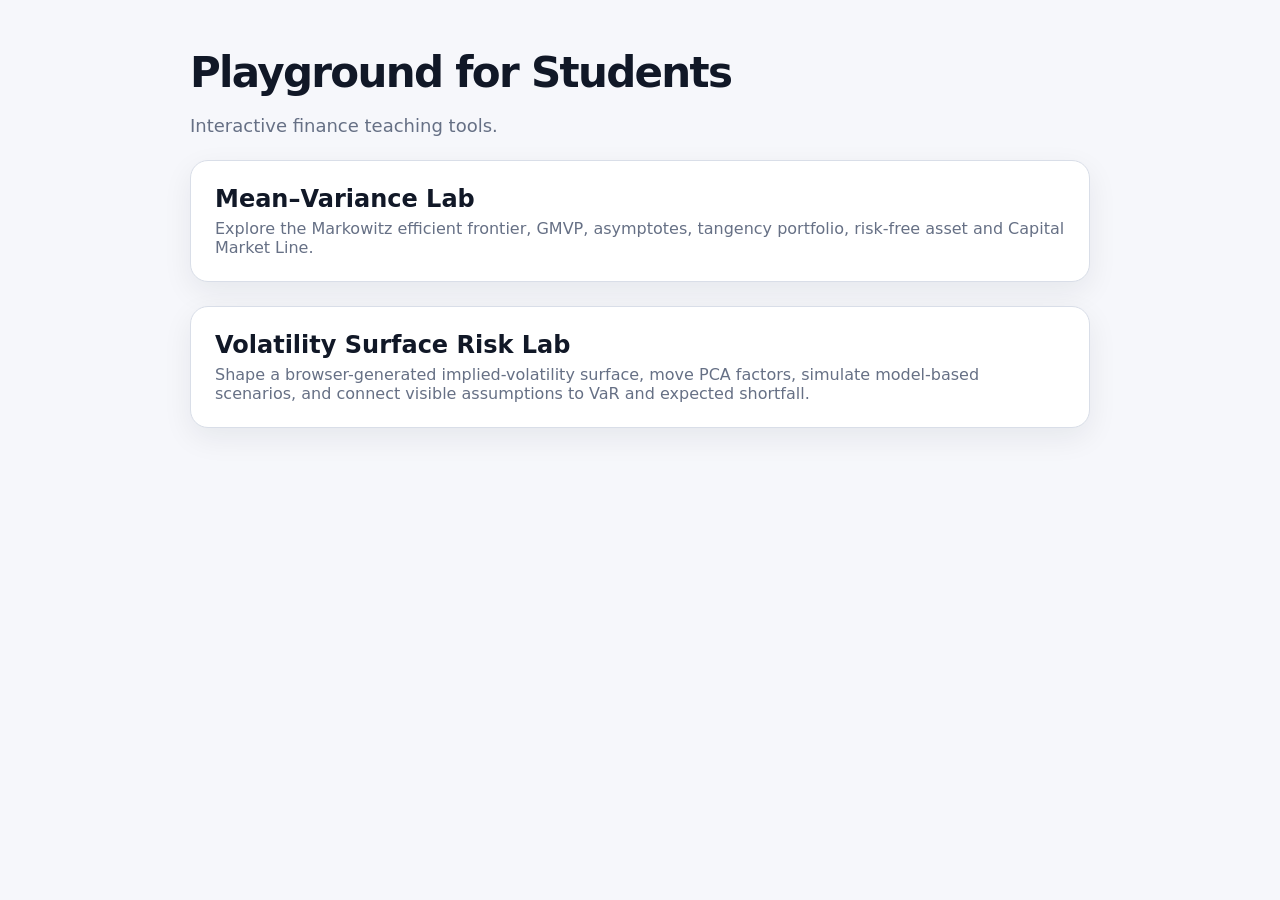
<file: index.html>
<!doctype html>
<html lang="en">
<head>
<meta charset="utf-8">
<meta name="viewport" content="width=device-width,initial-scale=1">
<title>Playground for Students</title>
<style>
body{margin:0;font-family:system-ui,-apple-system,BlinkMacSystemFont,"Segoe UI",sans-serif;background:#f6f7fb;color:#111827}.wrap{max-width:900px;margin:0 auto;padding:48px 20px}.card{display:block;margin-top:24px;padding:24px;border:1px solid #d9dee8;border-radius:18px;background:white;color:inherit;text-decoration:none;box-shadow:0 10px 30px rgba(15,23,42,.07)}.card:hover{border-color:#2f5bea}.card h2{margin:0 0 6px}.card p{margin:0;color:#667085}h1{font-size:42px;letter-spacing:-.04em;margin:0}.lead{color:#667085;font-size:18px}
</style>
</head>
<body>
<main class="wrap">
<h1>Playground for Students</h1>
<p class="lead">Interactive finance teaching tools.</p>
<a class="card" href="Mean-Variance-Lab/">
<h2>Mean–Variance Lab</h2>
<p>Explore the Markowitz efficient frontier, GMVP, asymptotes, tangency portfolio, risk-free asset and Capital Market Line.</p>
</a>
<a class="card" href="Volatility-Surface-Risk-Lab/">
<h2>Volatility Surface Risk Lab</h2>
<p>Shape a browser-generated implied-volatility surface, move PCA factors, simulate model-based scenarios, and connect visible assumptions to VaR and expected shortfall.</p>
</a>
</main>
</body>
</html>
</file>
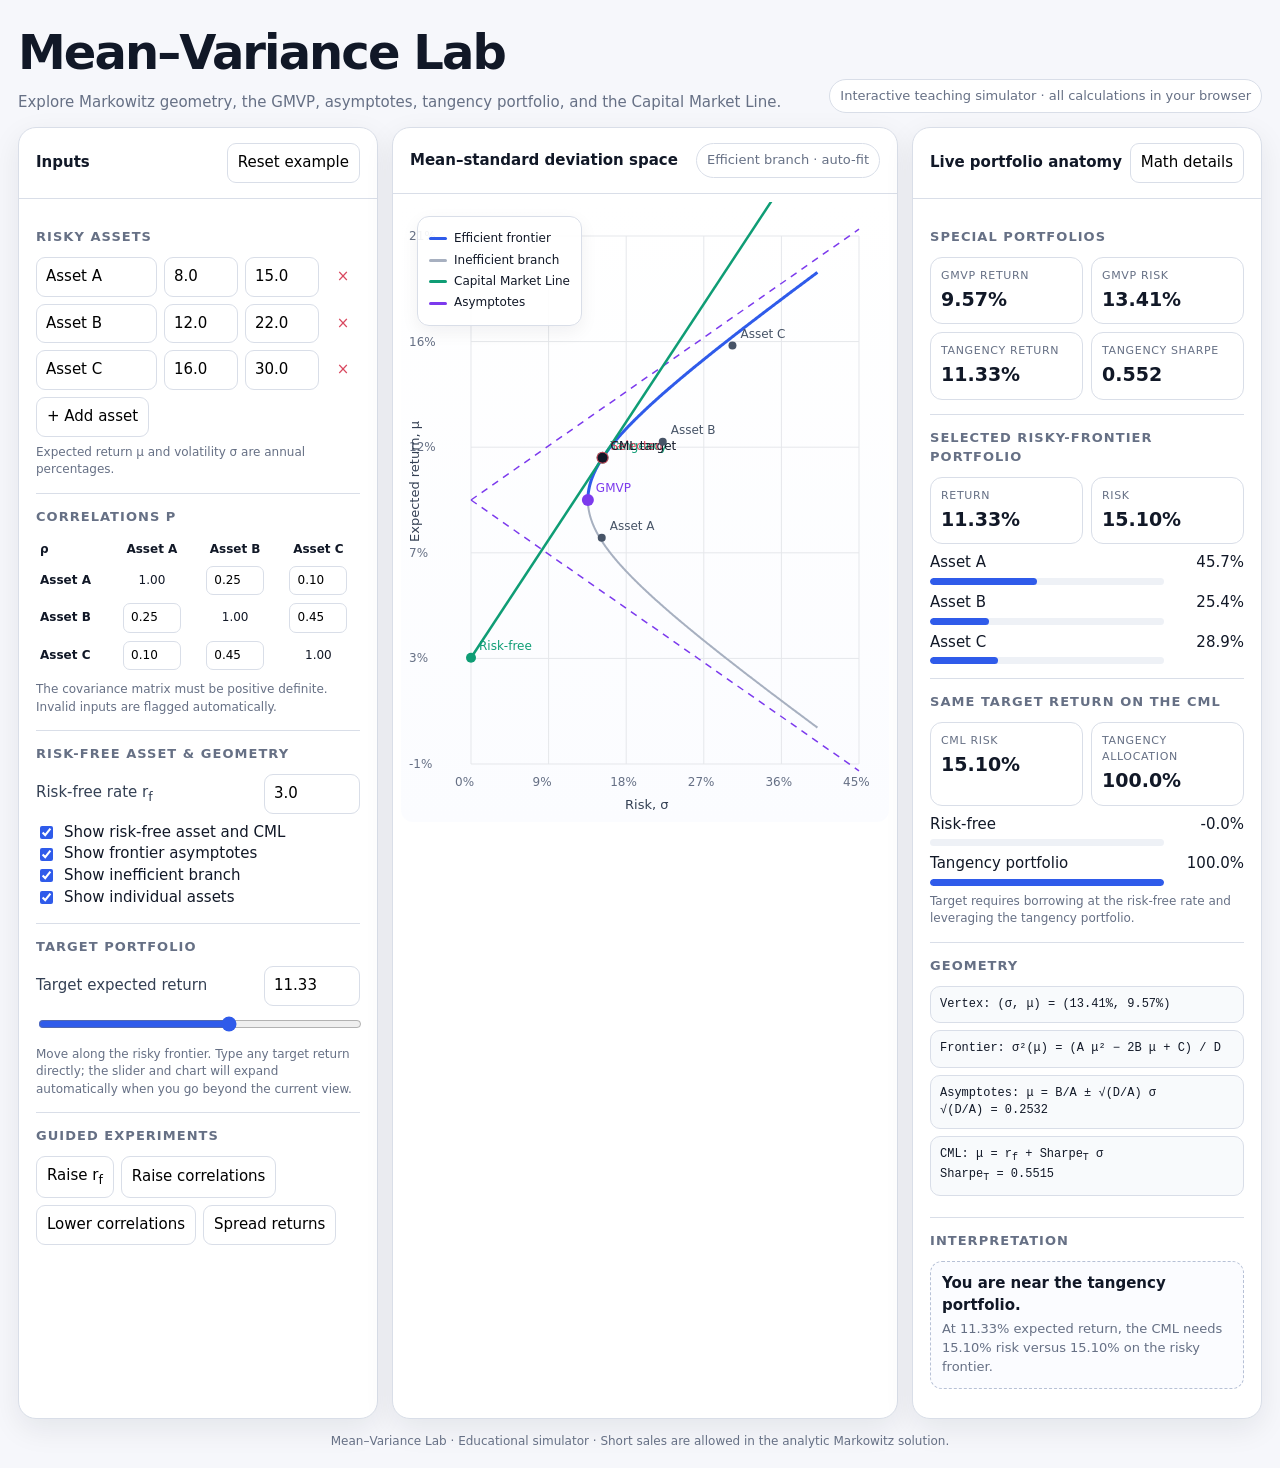
<file: Mean-Variance-Lab/index.html>
<!doctype html>
<html lang="en">
<head>
<meta charset="utf-8" />
<meta name="viewport" content="width=device-width,initial-scale=1" />
<meta http-equiv="Cache-Control" content="no-cache, no-store, must-revalidate" />
<meta http-equiv="Pragma" content="no-cache" />
<meta http-equiv="Expires" content="0" />
<title>Mean–Variance Lab</title>
<meta name="description" content="Interactive Markowitz mean–variance portfolio simulator with GMVP, efficient frontier, asymptotes, tangency portfolio, and CML." />
<link rel="stylesheet" href="style.css?v=20260816-2229">
</head>
<body>
<div class="app">
  <div class="top"><div><h1>Mean–Variance Lab</h1><p>Explore Markowitz geometry, the GMVP, asymptotes, tangency portfolio, and the Capital Market Line.</p></div><div class="badge">Interactive teaching simulator · all calculations in your browser</div></div>
  <div class="grid">
    <section class="panel left">
      <div class="ph"><h2>Inputs</h2><button class="btn" id="resetBtn">Reset example</button></div>
      <div class="pb">
        <div class="section"><h3>Risky assets</h3><div id="assets"></div><div class="btnrow"><button class="btn" id="addAsset">+ Add asset</button></div><div class="hint">Expected return μ and volatility σ are annual percentages.</div></div>
        <div class="section"><h3>Correlations ρ</h3><div class="corrwrap" id="corr"></div><div class="hint">The covariance matrix must be positive definite. Invalid inputs are flagged automatically.</div></div>
        <div class="section"><h3>Risk-free asset & geometry</h3>
          <div class="row"><label>Risk-free rate r<sub>f</sub></label><input class="num" id="rf" type="number" step="0.1" value="3"></div>
          <div class="toggle"><input id="showRf" type="checkbox" checked><label for="showRf">Show risk-free asset and CML</label></div>
          <div class="toggle"><input id="showAsym" type="checkbox" checked><label for="showAsym">Show frontier asymptotes</label></div>
          <div class="toggle"><input id="showIneff" type="checkbox" checked><label for="showIneff">Show inefficient branch</label></div>
          <div class="toggle"><input id="showAssets" type="checkbox" checked><label for="showAssets">Show individual assets</label></div>
        </div>
        <div class="section"><h3>Target portfolio</h3><div class="row"><label>Target expected return</label><input class="num" id="targetBox" type="number" step="0.1"></div><input id="target" class="slider" type="range" min="0" max="25" step="0.05"><div class="hint">Move along the risky frontier. Type any target return directly; the slider and chart will expand automatically when you go beyond the current view.</div></div>
        <div class="section"><h3>Guided experiments</h3><div class="btnrow"><button class="btn experiment" data-x="rfup">Raise r<sub>f</sub></button><button class="btn experiment" data-x="corrup">Raise correlations</button><button class="btn experiment" data-x="corrdown">Lower correlations</button><button class="btn experiment" data-x="spread">Spread returns</button></div></div>
      </div>
    </section>

    <section class="panel mid">
      <div class="ph"><h2>Mean–standard deviation space</h2><div class="badge" id="geomBadge">σ–μ geometry · loading v4</div></div>
      <div class="canvaswrap"><canvas id="chart" class="chart"></canvas><div class="legend" id="legend"></div><div class="status" id="status"></div></div>
    </section>

    <section class="panel right">
      <div class="ph"><h2>Live portfolio anatomy</h2><button class="btn" id="mathBtn">Math details</button></div>
      <div class="pb">
        <div class="section"><h3>Special portfolios</h3><div class="metricgrid">
          <div class="metric"><div class="k">GMVP return</div><div class="v" id="gmRet">—</div></div><div class="metric"><div class="k">GMVP risk</div><div class="v" id="gmRisk">—</div></div>
          <div class="metric"><div class="k">Tangency return</div><div class="v" id="tanRet">—</div></div><div class="metric"><div class="k">Tangency Sharpe</div><div class="v" id="tanSharpe">—</div></div>
        </div></div>
        <div class="section"><h3>Selected risky-frontier portfolio</h3><div class="metricgrid"><div class="metric"><div class="k">Return</div><div class="v" id="selRet">—</div></div><div class="metric"><div class="k">Risk</div><div class="v" id="selRisk">—</div></div></div><div class="weights" id="riskyWeights"></div></div>
        <div class="section" id="cmlSection"><h3>Same target return on the CML</h3><div class="metricgrid"><div class="metric"><div class="k">CML risk</div><div class="v" id="cmlRisk">—</div></div><div class="metric"><div class="k">Tangency allocation</div><div class="v" id="tanAlloc">—</div></div></div><div class="weights" id="cmlWeights"></div><div class="hint" id="borrowHint"></div></div>
        <div class="section"><h3>Geometry</h3><div id="geometry"></div></div>
        <div class="section" id="mathSection" style="display:none"><h3>Matrix identities</h3><div id="math"></div></div>
        <div class="section"><h3>Interpretation</h3><div class="guide"><strong id="guideTitle">Move the target-return slider.</strong><p id="guideText">Watch portfolio weights change along the Markowitz frontier and compare the risky-only solution with the CML.</p></div></div>
      </div>
    </section>
  </div>
  <div class="footer">Mean–Variance Lab · Educational simulator · Short sales are allowed in the analytic Markowitz solution.</div>
</div>
<script src="app.js?v=20260816-2229"></script>
<script src="target-range.js?v=20260816-2229"></script>
</body>
</html>
</file>
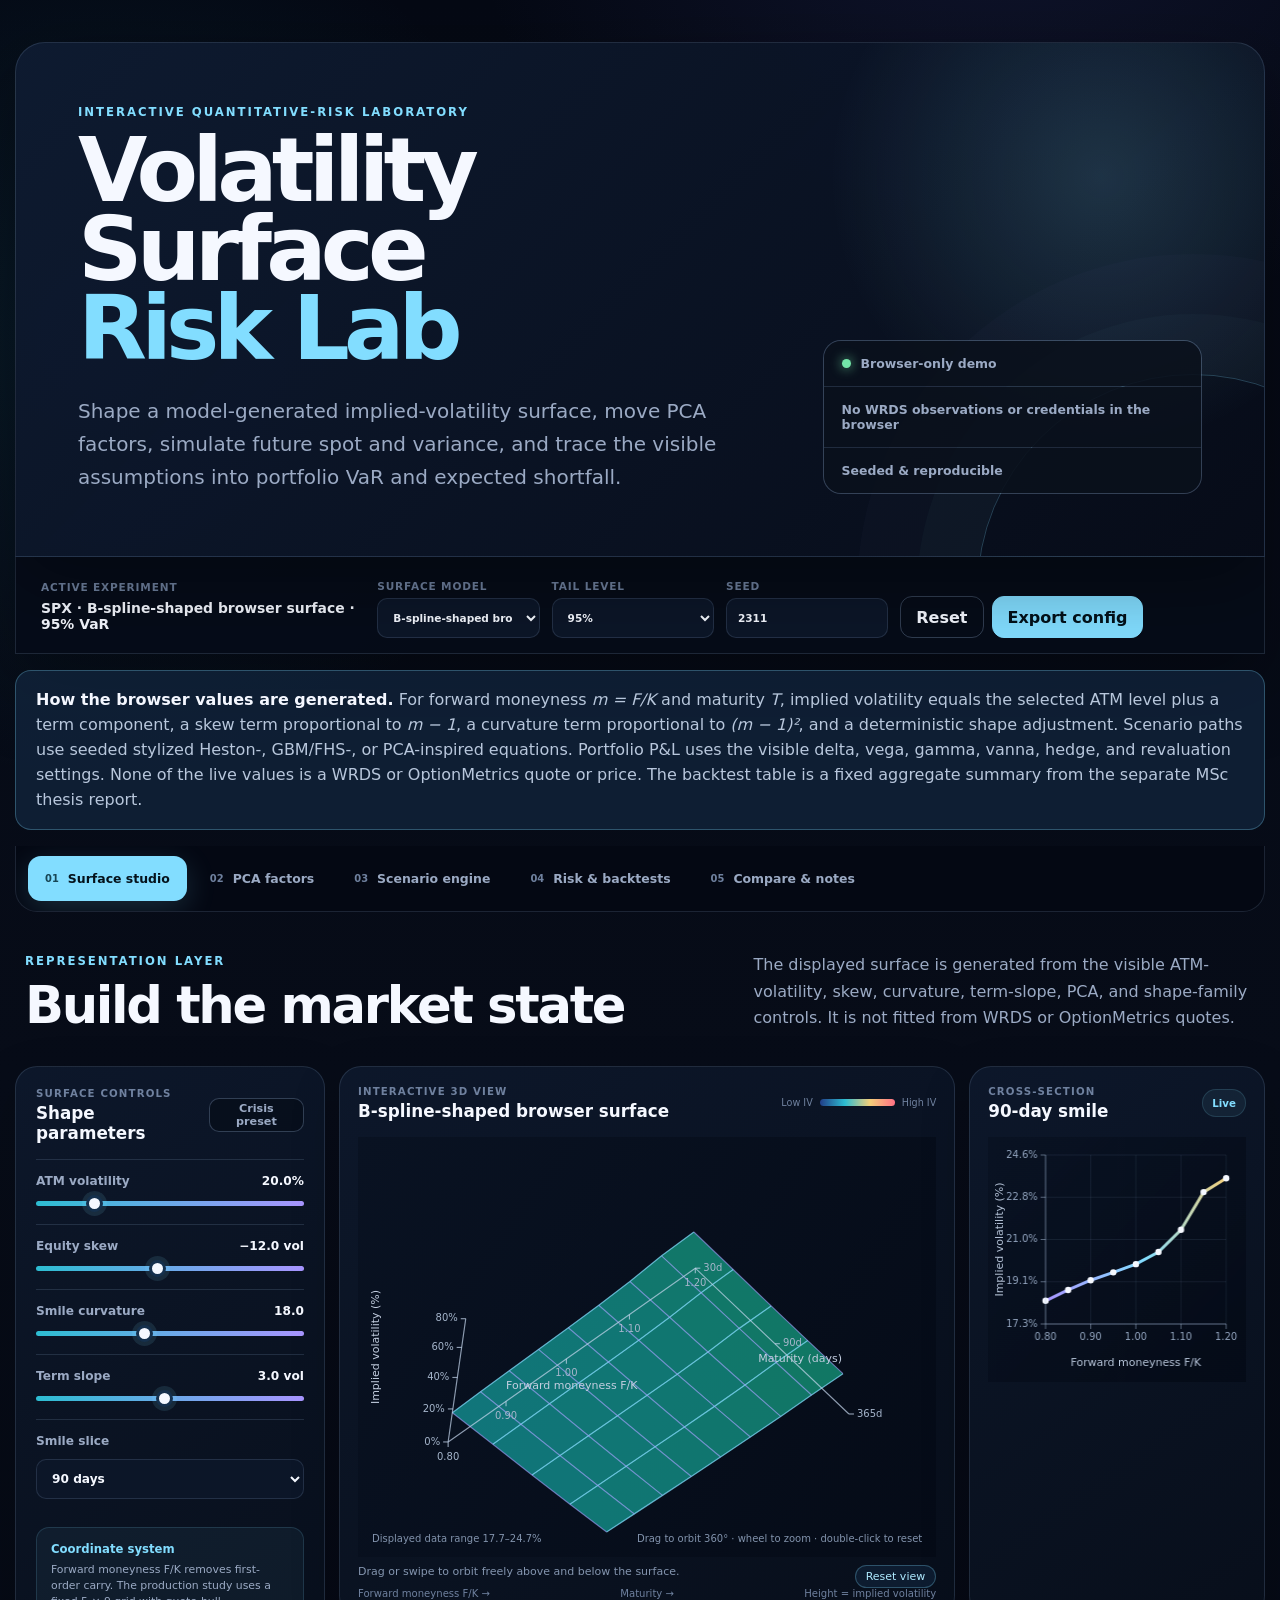
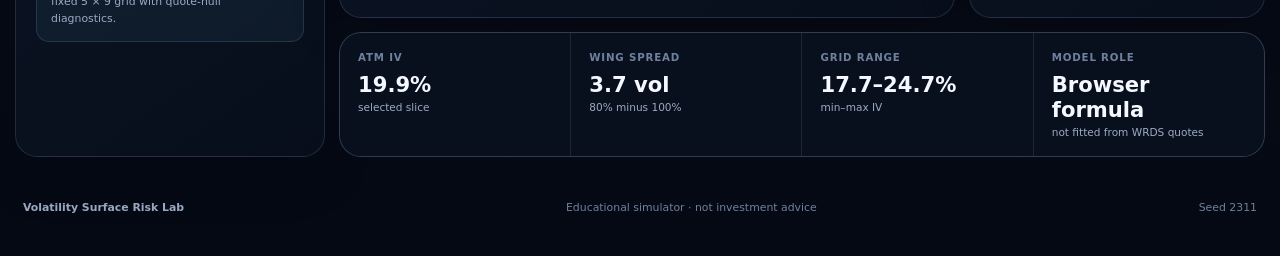
<file: Volatility-Surface-Risk-Lab/index.html>
<!doctype html>
<html lang="en">
<head>
  <meta charset="utf-8">
  <meta name="viewport" content="width=device-width,initial-scale=1">
  <meta name="theme-color" content="#07101f">
  <meta name="description" content="Interactive volatility-surface, PCA, scenario, and option-portfolio risk laboratory.">
  <title>Volatility Surface Risk Lab</title>
  <style>
    html,body{margin:0;min-height:100%;background:#050b16;color:#f4f7ff;font-family:system-ui,-apple-system,BlinkMacSystemFont,"Segoe UI",sans-serif}
    .loading{min-height:100vh;display:grid;place-items:center;padding:24px;text-align:center;color:#9eb0cc}
    .loading strong{display:block;margin-bottom:8px;color:#f4f7ff;font-size:1.1rem}
  </style>
</head>
<body>
  <div class="loading" id="loading"><div><strong>Loading Volatility Surface Risk Lab…</strong><span>Preparing the interactive browser calculations.</span></div></div>
  <script>
  (() => {
    "use strict";
    fetch("./lab.html", { cache: "no-store" })
      .then((response) => {
        if (!response.ok) throw new Error(`Could not load lab.html (${response.status})`);
        return response.text();
      })
      .then((html) => {
        const scriptTag = '<script src="app.js?v=20260818-3"><\/script>';
        const enhancedTag = `${scriptTag}<script src="interaction-fix.js?v=20260818-5"><\/script><script src="label-polish.js?v=20260818-1"><\/script>`;
        const documentHtml = html.includes(scriptTag)
          ? html.replace(scriptTag, enhancedTag)
          : html.replace("</body>", '<script src="app.js?v=20260818-3"><\/script><script src="interaction-fix.js?v=20260818-5"><\/script><script src="label-polish.js?v=20260818-1"><\/script></body>');
        document.open();
        document.write(documentHtml);
        document.close();
      })
      .catch((error) => {
        const loading = document.getElementById("loading");
        if (loading) loading.innerHTML = `<div><strong>The lab could not be loaded.</strong><span>${error.message}</span></div>`;
        console.error(error);
      });
  })();
  </script>
</body>
</html>
</file>
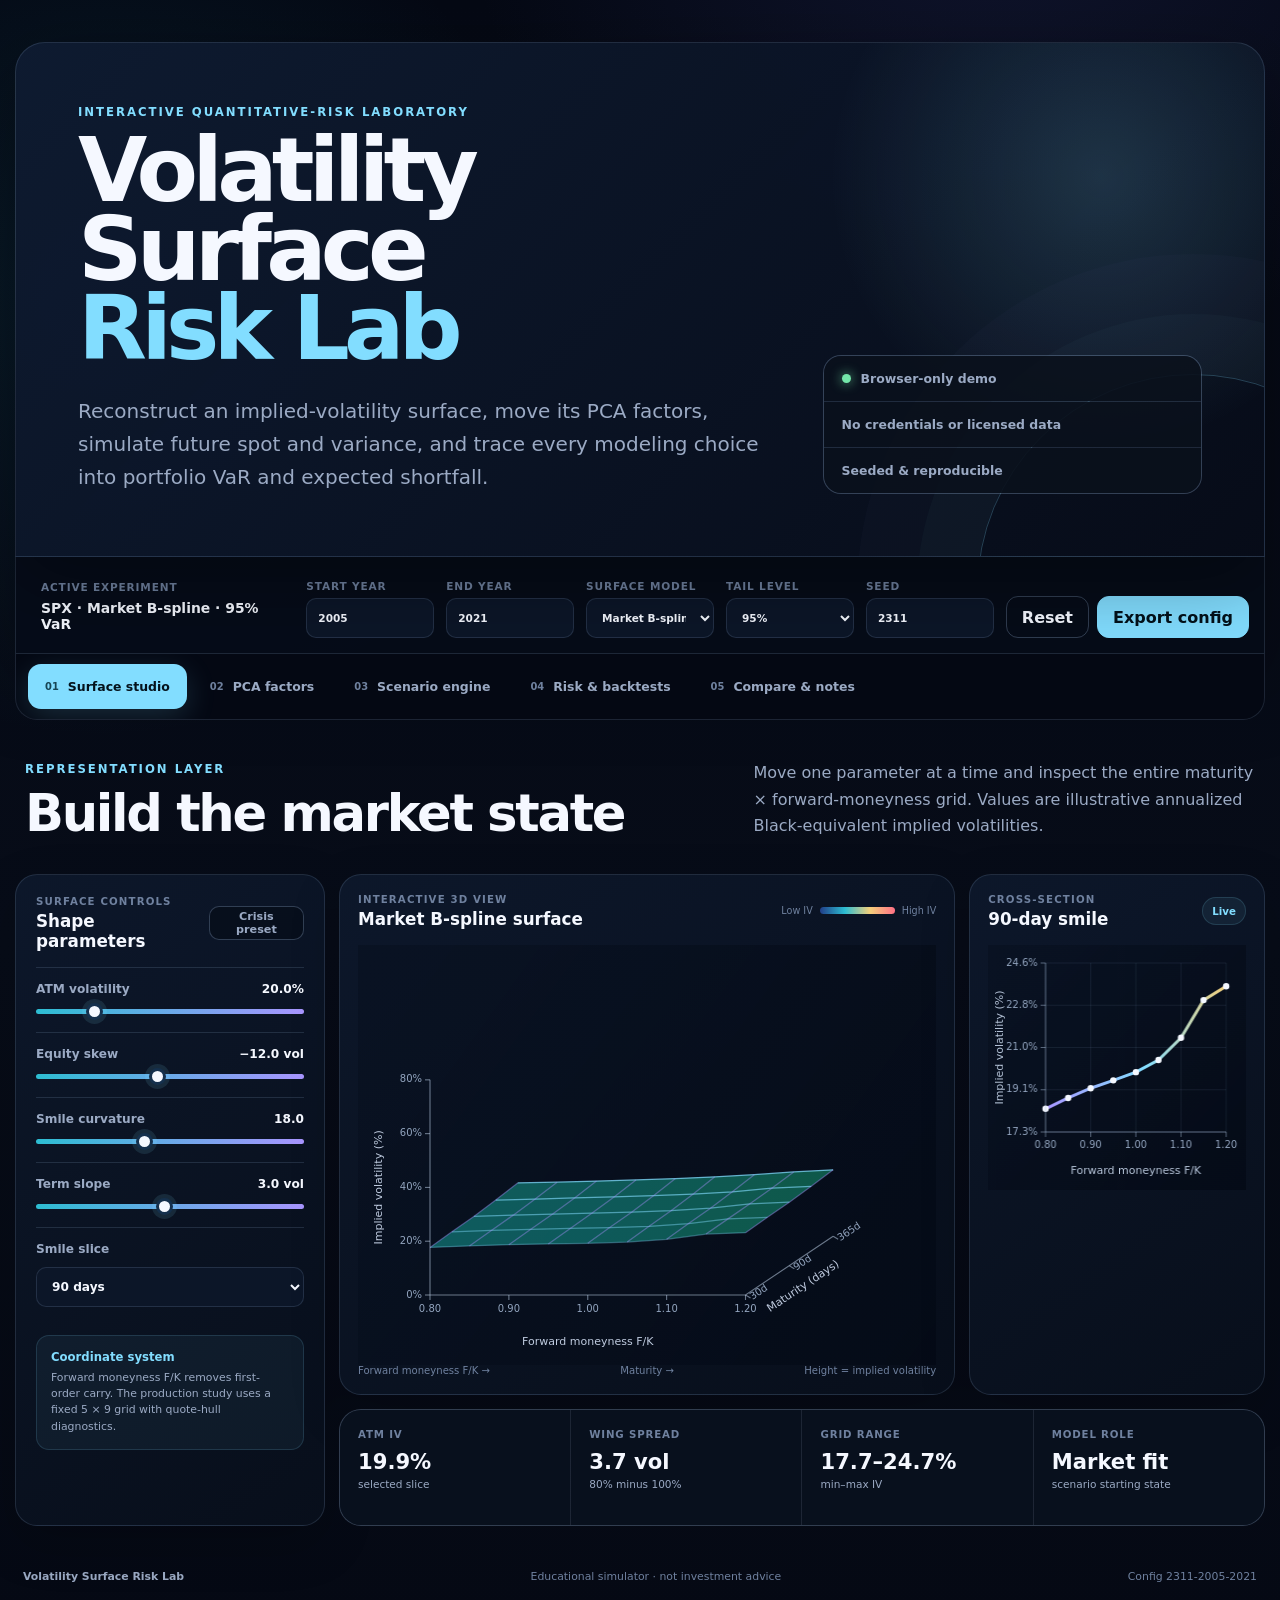
<file: Volatility-Surface-Risk-Lab/lab.html>
<!doctype html>
<html lang="en">
<head>
  <meta charset="utf-8">
  <meta name="viewport" content="width=device-width,initial-scale=1">
  <meta name="theme-color" content="#07101f">
  <meta name="description" content="Interactive volatility-surface, PCA, Heston scenario, and option-portfolio risk laboratory.">
  <title>Volatility Surface Risk Lab</title>
  <link rel="stylesheet" href="style.css?v=20260818-1">
</head>
<body>
  <div class="app-shell">
    <header class="hero">
      <div>
        <p class="eyebrow">Interactive quantitative-risk laboratory</p>
        <h1>Volatility Surface<br><span>Risk Lab</span></h1>
        <p class="hero-copy">Reconstruct an implied-volatility surface, move its PCA factors, simulate future spot and variance, and trace every modeling choice into portfolio VaR and expected shortfall.</p>
      </div>
      <div class="hero-status" aria-label="Application status">
        <span><i class="status-dot"></i> Browser-only demo</span>
        <span>No credentials or licensed data</span>
        <span>Seeded & reproducible</span>
      </div>
    </header>

    <section class="experiment-bar" aria-label="Active experiment settings">
      <div class="experiment-title">
        <small>Active experiment</small>
        <strong id="experimentName">SPX · market surface · 95% VaR</strong>
      </div>
      <label>Start year
        <input id="startYear" type="number" min="2005" max="2021" value="2005">
      </label>
      <label>End year
        <input id="endYear" type="number" min="2005" max="2021" value="2021">
      </label>
      <label>Surface model
        <select id="surfaceModel">
          <option value="market">Market B-spline</option>
          <option value="polynomial">Polynomial</option>
          <option value="heston">Heston structural</option>
        </select>
      </label>
      <label>Tail level
        <select id="confidence">
          <option value="0.90">90%</option>
          <option value="0.95" selected>95%</option>
          <option value="0.99">99%</option>
        </select>
      </label>
      <label>Seed
        <input id="seed" type="number" min="1" max="999999" value="2311">
      </label>
      <div class="bar-actions">
        <button class="button ghost" id="resetAll" type="button">Reset</button>
        <button class="button primary" id="exportConfig" type="button">Export config</button>
      </div>
    </section>

    <nav class="tab-bar" role="tablist" aria-label="Volatility risk laboratory sections">
      <button id="tab-surface" role="tab" aria-selected="true" aria-controls="panel-surface"><span>01</span>Surface studio</button>
      <button id="tab-factors" role="tab" aria-selected="false" aria-controls="panel-factors" tabindex="-1"><span>02</span>PCA factors</button>
      <button id="tab-scenarios" role="tab" aria-selected="false" aria-controls="panel-scenarios" tabindex="-1"><span>03</span>Scenario engine</button>
      <button id="tab-risk" role="tab" aria-selected="false" aria-controls="panel-risk" tabindex="-1"><span>04</span>Risk & backtests</button>
      <button id="tab-compare" role="tab" aria-selected="false" aria-controls="panel-compare" tabindex="-1"><span>05</span>Compare & notes</button>
    </nav>

    <main>
      <section id="panel-surface" class="tab-panel" role="tabpanel" aria-labelledby="tab-surface">
        <div class="section-heading">
          <div><p class="eyebrow">Representation layer</p><h2>Build the market state</h2></div>
          <p>Move one parameter at a time and inspect the entire maturity × forward-moneyness grid. Values are illustrative annualized Black-equivalent implied volatilities.</p>
        </div>
        <div class="workspace-grid surface-layout">
          <aside class="control-card">
            <div class="card-heading"><div><small>Surface controls</small><h3>Shape parameters</h3></div><button class="mini-button" id="surfacePreset" type="button">Crisis preset</button></div>
            <label class="range-row"><span>ATM volatility <output id="atmVolOut">20.0%</output></span><input id="atmVol" type="range" min="10" max="60" value="20" step="0.5"></label>
            <label class="range-row"><span>Equity skew <output id="skewOut">−12.0 vol</output></span><input id="skew" type="range" min="-30" max="10" value="-12" step="0.5"></label>
            <label class="range-row"><span>Smile curvature <output id="curvatureOut">18.0</output></span><input id="curvature" type="range" min="0" max="45" value="18" step="0.5"></label>
            <label class="range-row"><span>Term slope <output id="termSlopeOut">3.0 vol</output></span><input id="termSlope" type="range" min="-8" max="15" value="3" step="0.5"></label>
            <label class="select-row">Smile slice
              <select id="sliceMaturity">
                <option value="30">30 days</option><option value="60">60 days</option><option value="90" selected>90 days</option><option value="180">180 days</option><option value="365">365 days</option>
              </select>
            </label>
            <div class="micro-note"><strong>Coordinate system</strong><span>Forward moneyness F/K removes first-order carry. The production study uses a fixed 5 × 9 grid with quote-hull diagnostics.</span></div>
          </aside>

          <article class="chart-card surface-card">
            <div class="card-heading"><div><small>Interactive 3D view</small><h3 id="surfaceChartTitle">Market B-spline surface</h3></div><div class="legend-scale"><span>Low IV</span><i></i><span>High IV</span></div></div>
            <canvas id="surfaceCanvas" aria-label="Three-dimensional implied-volatility surface"></canvas>
            <div class="axis-note"><span>Forward moneyness F/K →</span><span>Maturity →</span><span>Height = implied volatility</span></div>
          </article>

          <article class="chart-card smile-card">
            <div class="card-heading"><div><small>Cross-section</small><h3 id="smileTitle">90-day smile</h3></div><span class="chip">Live</span></div>
            <canvas id="smileCanvas" aria-label="Implied-volatility smile"></canvas>
          </article>

          <div class="metric-strip" aria-label="Surface diagnostics">
            <div><small>ATM IV</small><strong id="metricAtm">20.0%</strong><span>selected slice</span></div>
            <div><small>Wing spread</small><strong id="metricWing">9.6 vol</strong><span>80% minus 100%</span></div>
            <div><small>Grid range</small><strong id="metricRange">—</strong><span>min–max IV</span></div>
            <div><small>Model role</small><strong id="metricRole">Market fit</strong><span id="metricRoleNote">scenario starting state</span></div>
          </div>
        </div>
      </section>

      <section id="panel-factors" class="tab-panel" role="tabpanel" aria-labelledby="tab-factors" hidden>
        <div class="section-heading">
          <div><p class="eyebrow">Dimension reduction</p><h2>Move the surface by factors</h2></div>
          <p>Raw covariance PCA and correlation PCA need not produce the same geometry. Use the factor controls to separate level, skew, term-slope, and curvature shocks.</p>
        </div>
        <div class="workspace-grid factor-layout">
          <aside class="control-card">
            <div class="card-heading"><div><small>Factor shock</small><h3>Standard deviations</h3></div><button class="mini-button" id="factorReset" type="button">Zero factors</button></div>
            <label class="range-row"><span>PC1 · level <output id="pc1Out">+0.0σ</output></span><input id="pc1" type="range" min="-3" max="3" value="0" step="0.1"></label>
            <label class="range-row"><span>PC2 · moneyness slope <output id="pc2Out">+0.0σ</output></span><input id="pc2" type="range" min="-3" max="3" value="0" step="0.1"></label>
            <label class="range-row"><span>PC3 · term slope <output id="pc3Out">+0.0σ</output></span><input id="pc3" type="range" min="-3" max="3" value="0" step="0.1"></label>
            <label class="range-row"><span>PC5 · curvature <output id="pc5Out">+0.0σ</output></span><input id="pc5" type="range" min="-3" max="3" value="0" step="0.1"></label>
            <label class="select-row">PCA basis
              <select id="pcaBasis"><option value="raw">Covariance PCA</option><option value="correlation">Correlation PCA</option></select>
            </label>
            <div class="micro-note warning"><strong>Interpretation guard</strong><span>In the thesis sample, raw PC1 is concentrated in short-dated wings. Correlation PCA is closer to the textbook level/slope/curvature story.</span></div>
          </aside>

          <article class="chart-card factor-surface-card">
            <div class="card-heading"><div><small>Reconstructed state</small><h3>Base surface + PCA shock</h3></div><span class="chip" id="factorNorm">0.00σ total</span></div>
            <canvas id="factorSurfaceCanvas" aria-label="PCA shocked volatility surface"></canvas>
          </article>

          <article class="chart-card loading-card">
            <div class="card-heading"><div><small>Selected loading</small><h3>Factor geometry</h3></div><select id="loadingChoice"><option value="1">PC1</option><option value="2">PC2</option><option value="3">PC3</option><option value="5">PC5</option></select></div>
            <canvas id="loadingCanvas" aria-label="PCA loading heatmap"></canvas>
          </article>

          <article class="chart-card variance-card">
            <div class="card-heading"><div><small>Variance captured</small><h3>Explained variance</h3></div><span class="chip" id="basisChip">Raw basis</span></div>
            <canvas id="varianceCanvas" aria-label="PCA explained variance chart"></canvas>
          </article>
        </div>
      </section>

      <section id="panel-scenarios" class="tab-panel" role="tabpanel" aria-labelledby="tab-scenarios" hidden>
        <div class="section-heading">
          <div><p class="eyebrow">Transition law</p><h2>Simulate tomorrow’s market</h2></div>
          <p>Compare historical surface shocks, joint GBM/FHS shocks, and Heston spot–variance dynamics. Physical-measure scenarios are kept distinct from risk-neutral pricing sensitivities.</p>
        </div>
        <div class="workspace-grid scenario-layout">
          <aside class="control-card">
            <div class="card-heading"><div><small>Scenario settings</small><h3>Future dynamics</h3></div><button class="mini-button accent" id="runScenarios" type="button">Run paths</button></div>
            <label class="select-row">Scenario law
              <select id="scenarioModel"><option value="hestonP">Heston-MC-P · physical</option><option value="gbmFhs">GBM + PSP-FHS</option><option value="pcaHs">PCA historical surface</option><option value="hestonQ">Heston-MC-Q · sensitivity</option></select>
            </label>
            <label class="range-row"><span>Horizon <output id="horizonOut">10 days</output></span><input id="horizon" type="range" min="1" max="30" value="10" step="1"></label>
            <label class="range-row"><span>Paths <output id="pathsOut">600</output></span><input id="paths" type="range" min="200" max="1600" value="600" step="100"></label>
            <label class="range-row"><span>Mean reversion κ <output id="kappaOut">4.0</output></span><input id="kappa" type="range" min="0.5" max="12" value="4" step="0.25"></label>
            <label class="range-row"><span>Vol of variance ξ <output id="xiOut">0.55</output></span><input id="xi" type="range" min="0.1" max="1.5" value="0.55" step="0.05"></label>
            <label class="range-row"><span>Spot/variance ρ <output id="rhoOut">−0.70</output></span><input id="rho" type="range" min="-0.95" max="0.2" value="-0.7" step="0.05"></label>
            <div class="measure-callout" id="measureCallout"><span>P</span><div><strong>Physical transition</strong><small>Appropriate candidate for VaR scenario probabilities.</small></div></div>
          </aside>

          <article class="chart-card fan-card">
            <div class="card-heading"><div><small>Spot paths</small><h3>Scenario fan</h3></div><span class="chip" id="fanChip">600 paths · 10 days</span></div>
            <canvas id="fanCanvas" aria-label="Simulated future spot paths and confidence fan"></canvas>
          </article>

          <article class="chart-card joint-card">
            <div class="card-heading"><div><small>Terminal state</small><h3>Spot × variance</h3></div><span class="chip" id="corrChip">ρ = −0.70</span></div>
            <canvas id="jointCanvas" aria-label="Joint terminal spot and variance scenarios"></canvas>
          </article>

          <div class="metric-strip scenario-metrics">
            <div><small>Median spot</small><strong id="medianSpot">100.0</strong><span>normalized index</span></div>
            <div><small>1% spot</small><strong id="tailSpot">—</strong><span>left tail</span></div>
            <div><small>Median variance</small><strong id="medianVar">—</strong><span>annualized</span></div>
            <div><small>Realized corr.</small><strong id="realizedCorr">—</strong><span>spot return × Δvariance</span></div>
          </div>
        </div>
      </section>

      <section id="panel-risk" class="tab-panel" role="tabpanel" aria-labelledby="tab-risk" hidden>
        <div class="section-heading">
          <div><p class="eyebrow">Portfolio consequence</p><h2>Translate scenarios into loss</h2></div>
          <p>Adjust the portfolio, inspect simulated full-revaluation P&amp;L, then compare the browser experiment with the documented 4,027-day out-of-sample study.</p>
        </div>
        <div class="workspace-grid risk-layout">
          <aside class="control-card">
            <div class="card-heading"><div><small>Portfolio</small><h3>Option strip exposure</h3></div><button class="mini-button" id="riskPreset" type="button">Thesis scale</button></div>
            <label class="range-row"><span>Total vega <output id="vegaOut">$500k</output></span><input id="vega" type="range" min="100" max="1000" value="500" step="25"></label>
            <label class="range-row"><span>Gamma exposure <output id="gammaOut">$250k</output></span><input id="gamma" type="range" min="-500" max="1000" value="250" step="25"></label>
            <label class="range-row"><span>Residual delta <output id="deltaOut">0%</output></span><input id="delta" type="range" min="-100" max="100" value="0" step="5"></label>
            <label class="toggle-row"><input id="deltaHedge" type="checkbox" checked><span><strong>Daily delta hedge</strong><small>Include hedge, cash carry, and option maturity roll.</small></span></label>
            <label class="toggle-row"><input id="fullRevaluation" type="checkbox" checked><span><strong>Nonlinear revaluation</strong><small>Retain spot, variance, smile, and convexity effects.</small></span></label>
            <button class="button primary full" id="revaluePortfolio" type="button">Revalue portfolio</button>
          </aside>

          <article class="chart-card pnl-card">
            <div class="card-heading"><div><small>Simulated distribution</small><h3>Portfolio P&amp;L</h3></div><span class="chip" id="lossChip">95% tail</span></div>
            <canvas id="pnlCanvas" aria-label="Portfolio profit and loss distribution"></canvas>
          </article>

          <div class="risk-kpis">
            <div class="risk-kpi primary-kpi"><small id="varLabel">95% VaR</small><strong id="varValue">—</strong><span>positive dollar loss</span></div>
            <div class="risk-kpi"><small id="esLabel">95% expected shortfall</small><strong id="esValue">—</strong><span>mean beyond VaR</span></div>
            <div class="risk-kpi"><small>Mean P&amp;L</small><strong id="meanPnl">—</strong><span>scenario average</span></div>
            <div class="risk-kpi"><small>Worst scenario</small><strong id="worstPnl">—</strong><span>simulated outcome</span></div>
          </div>

          <article class="table-card backtest-card">
            <div class="card-heading"><div><small>Empirical study · 2005–2021</small><h3>Out-of-sample validation</h3></div><span class="chip">4,027 forecasts</span></div>
            <div class="table-wrap"><table>
              <thead><tr><th>Model</th><th>Expected</th><th>Breaches</th><th>Rate</th><th>CC p-value</th><th>Verdict</th></tr></thead>
              <tbody id="backtestBody"></tbody>
            </table></div>
            <p class="table-note" id="backtestNote">Conditional coverage combines correct exception frequency with independence.</p>
          </article>

          <article class="chart-card breach-card">
            <div class="card-heading"><div><small>Coverage diagnostic</small><h3>Expected vs observed exceptions</h3></div><span class="chip" id="coverageChip">95%</span></div>
            <canvas id="coverageCanvas" aria-label="Expected and observed VaR exceptions"></canvas>
          </article>
        </div>
      </section>

      <section id="panel-compare" class="tab-panel" role="tabpanel" aria-labelledby="tab-compare" hidden>
        <div class="section-heading">
          <div><p class="eyebrow">Model governance</p><h2>Use each model for the right job</h2></div>
          <p>Surface representation, physical scenario probability, and risk-neutral pricing are separate decisions. This matrix prevents a visually attractive fit from being mistaken for a validated risk model.</p>
        </div>
        <div class="compare-grid">
          <article class="table-card method-matrix">
            <div class="card-heading"><div><small>Role matrix</small><h3>What changes across models?</h3></div><span class="chip">BS ↔ Heston</span></div>
            <div class="table-wrap"><table>
              <thead><tr><th>Method</th><th>Surface</th><th>Future spot</th><th>Future variance</th><th>Best use</th></tr></thead>
              <tbody>
                <tr><td><strong>Market B-spline</strong></td><td>Flexible fit</td><td>—</td><td>—</td><td>Daily market state</td></tr>
                <tr><td><strong>PSP / PCA-HS</strong></td><td>Historical shocks</td><td>—</td><td>Surface factors</td><td>Controlled vega-risk test</td></tr>
                <tr><td><strong>GBM + PSP-FHS</strong></td><td>Paired history</td><td>GBM/FHS</td><td>Implicit IV shock</td><td>Transparent benchmark</td></tr>
                <tr><td><strong>Heston-MC-P</strong></td><td>Conditional repricing</td><td>Joint diffusion</td><td>Physical CIR proxy</td><td>Candidate VaR law</td></tr>
                <tr><td><strong>Heston-MC-Q</strong></td><td>Structural pricing</td><td>Risk-neutral</td><td>Risk-neutral CIR</td><td>Pricing sensitivity only</td></tr>
              </tbody>
            </table></div>
          </article>

          <article class="insight-card"><span class="insight-number">01</span><p class="eyebrow">Surface</p><h3>Fit is not forecast.</h3><p>B-splines and Heston can represent the same observed option market differently. Held-out quote error evaluates representation; VaR backtests evaluate transition dynamics.</p></article>
          <article class="insight-card"><span class="insight-number">02</span><p class="eyebrow">Measure</p><h3>P and Q have different jobs.</h3><p>Risk-neutral Heston parameters price contingent claims. A VaR engine needs real-world scenario probabilities, so Heston-MC-P estimates a separate trailing physical transition.</p></article>
          <article class="insight-card"><span class="insight-number">03</span><p class="eyebrow">Validation</p><h3>One passing level is not enough.</h3><p>Heston-MC-P passes joint conditional coverage at 95% in the study, but not at 90% or 99%. Tail performance and exception clustering remain model risks.</p></article>

          <article class="notes-card">
            <div><p class="eyebrow">Reproducibility</p><h3>Continue with the research project</h3><p>This browser lab is an educational front end. The Python repository contains WRDS extraction, surface reconstruction, PCA, Heston calibration, full revaluation, statistical tests, and the complete report.</p></div>
            <div class="notes-actions"><a class="button primary" href="https://github.com/AAstroA/vol-surface-risk-lab">Open research repository ↗</a><a class="button ghost" href="https://github.com/AAstroA/vol-surface-risk-lab/blob/main/reports/SPX_WRDS_Thesis_Report_2005_2021.pdf">Read the report ↗</a></div>
          </article>

          <article class="disclosure-card"><strong>Scope of this browser tool</strong><p>The live surfaces and Monte Carlo paths are deterministic educational calculations built from the visible controls. The backtest table reproduces aggregated results from the research report. No licensed WRDS rows, credentials, or hidden server calls are included.</p></article>
        </div>
      </section>
    </main>

    <footer><span>Volatility Surface Risk Lab</span><span>Educational simulator · not investment advice</span><span id="footerFingerprint">Config 2311-2005-2021</span></footer>
  </div>
  <div class="toast" id="toast" role="status" aria-live="polite"></div>
  <script src="app.js?v=20260818-3"></script>
</body>
</html>
</file>
<file: Mean-Variance-Lab/style.css>
:root{--bg:#f6f7fb;--panel:#fff;--ink:#111827;--muted:#667085;--line:#d9dee8;--accent:#2f5bea;--accent2:#7c3aed;--good:#0f9d75;--bad:#d9485f;--shadow:0 10px 30px rgba(15,23,42,.08)}
*{box-sizing:border-box}body{margin:0;font:15px/1.45 Inter,ui-sans-serif,system-ui,-apple-system,BlinkMacSystemFont,"Segoe UI",sans-serif;background:var(--bg);color:var(--ink)}
button,input,select{font:inherit}.app{max-width:1600px;margin:auto;padding:18px}.top{display:flex;gap:16px;align-items:flex-end;justify-content:space-between;margin-bottom:14px}.top h1{font-size:clamp(28px,4vw,48px);margin:0;letter-spacing:-.04em}.top p{margin:4px 0 0;color:var(--muted)}
.badge{padding:7px 10px;border:1px solid var(--line);border-radius:999px;background:#fff;color:var(--muted);font-size:13px}.grid{display:grid;grid-template-columns:360px minmax(0,1fr) 350px;gap:14px}.panel{background:var(--panel);border:1px solid var(--line);border-radius:18px;box-shadow:var(--shadow);overflow:hidden}.ph{padding:15px 17px;border-bottom:1px solid var(--line);display:flex;align-items:center;justify-content:space-between}.ph h2{font-size:15px;margin:0}.pb{padding:15px 17px}.section{padding:14px 0;border-bottom:1px solid var(--line)}.section:last-child{border-bottom:0}.section h3{margin:0 0 10px;font-size:13px;text-transform:uppercase;letter-spacing:.08em;color:var(--muted)}
.row{display:grid;grid-template-columns:1fr 96px;gap:10px;align-items:center;margin:8px 0}.row label{color:#344054}.num{width:100%;padding:8px 9px;border:1px solid var(--line);border-radius:9px;background:#fff}.toggle{display:flex;align-items:center;gap:8px}.toggle input{accent-color:var(--accent)}.btn{border:1px solid var(--line);background:#fff;padding:8px 10px;border-radius:9px;cursor:pointer}.btn:hover{border-color:#9aa4b2}.btn.primary{background:var(--accent);border-color:var(--accent);color:#fff}.btnrow{display:flex;flex-wrap:wrap;gap:7px}
.asset{display:grid;grid-template-columns:1fr 74px 74px 34px;gap:7px;align-items:center;margin:7px 0}.asset input{min-width:0}.asset .del{padding:6px;border:0;background:transparent;cursor:pointer;color:var(--bad)}.corrwrap{overflow:auto;max-width:100%}.corr{border-collapse:collapse;width:100%;font-size:12px}.corr th,.corr td{padding:4px;text-align:center}.corr input{width:58px;padding:5px;border:1px solid var(--line);border-radius:7px;text-align:center}.corr th:first-child{text-align:left}.hint{font-size:12px;color:var(--muted);margin-top:7px}
.canvaswrap{position:relative;padding:8px}.chart{width:100%;height:620px;display:block;background:linear-gradient(#fff,#fbfcff);border-radius:12px}.legend{position:absolute;top:22px;left:24px;background:rgba(255,255,255,.92);border:1px solid var(--line);border-radius:12px;padding:9px 11px;font-size:12px;box-shadow:0 6px 18px rgba(15,23,42,.06)}.leg{display:flex;align-items:center;gap:7px;margin:4px 0}.dot{width:10px;height:10px;border-radius:50%;display:inline-block}.linekey{width:18px;height:3px;border-radius:4px;display:inline-block}.status{position:absolute;right:20px;top:20px;max-width:260px;background:#fff7ed;border:1px solid #fed7aa;padding:8px 10px;border-radius:10px;font-size:12px;color:#9a3412;display:none}
.metricgrid{display:grid;grid-template-columns:1fr 1fr;gap:8px}.metric{border:1px solid var(--line);border-radius:12px;padding:10px}.metric .k{font-size:11px;color:var(--muted);text-transform:uppercase;letter-spacing:.06em}.metric .v{font-size:19px;font-weight:700;margin-top:2px}.weights{display:grid;gap:7px;margin-top:8px}.wrow{display:grid;grid-template-columns:1fr 72px;gap:8px}.bar{height:7px;background:#eef1f6;border-radius:999px;overflow:hidden;margin-top:4px}.bar i{display:block;height:100%;background:var(--accent);border-radius:999px}.formula{font-family:ui-monospace,SFMono-Regular,Menlo,monospace;font-size:12px;background:#f8fafc;border:1px solid var(--line);border-radius:10px;padding:9px;overflow:auto;margin:7px 0}.slider{width:100%;accent-color:var(--accent)}.guide{padding:11px;border:1px dashed #b7c1d6;border-radius:12px;background:#fbfcff}.guide strong{display:block;margin-bottom:4px}.guide p{margin:0;color:var(--muted);font-size:13px}.footer{margin:14px 2px 0;color:var(--muted);font-size:12px;text-align:center}
@media(max-width:1180px){.grid{grid-template-columns:330px 1fr}.right{grid-column:1/-1}.chart{height:560px}}@media(max-width:780px){.app{padding:10px}.top{align-items:flex-start;flex-direction:column}.grid{grid-template-columns:1fr}.chart{height:480px}.asset{grid-template-columns:1fr 65px 65px 30px}.legend{font-size:11px;top:16px;left:16px}}
</file>
<file: Volatility-Surface-Risk-Lab/style.css>
:root {
  color-scheme: dark;
  --bg: #050914;
  --bg-2: #080f1d;
  --panel: rgba(10, 18, 33, 0.92);
  --panel-2: rgba(13, 25, 44, 0.94);
  --line: rgba(158, 185, 225, 0.16);
  --line-strong: rgba(158, 185, 225, 0.28);
  --ink: #f5f8ff;
  --muted: #9baac4;
  --muted-2: #6f819f;
  --cyan: #82ddff;
  --cyan-2: #2dbdd2;
  --teal: #48d5b5;
  --violet: #a895ff;
  --gold: #f4cf7a;
  --red: #ff7085;
  --green: #73e6a9;
  --radius: 22px;
  --radius-sm: 14px;
  --shadow: 0 24px 80px rgba(0, 0, 0, 0.34);
}

* { box-sizing: border-box; }

html { scroll-behavior: smooth; }

body {
  margin: 0;
  min-width: 320px;
  color: var(--ink);
  font-family: Inter, ui-sans-serif, system-ui, -apple-system, BlinkMacSystemFont, "Segoe UI", sans-serif;
  background:
    radial-gradient(circle at 78% -10%, rgba(66, 72, 160, 0.2), transparent 34rem),
    radial-gradient(circle at 8% 18%, rgba(25, 142, 173, 0.12), transparent 28rem),
    linear-gradient(180deg, #050914 0%, #070c18 58%, #050914 100%);
}

body::before {
  position: fixed;
  inset: 0;
  z-index: -1;
  content: "";
  opacity: 0.36;
  pointer-events: none;
  background-image: radial-gradient(rgba(163, 187, 228, 0.55) 0.7px, transparent 0.7px);
  background-size: 34px 34px;
  mask-image: linear-gradient(to bottom, black, transparent 78%);
}

button, input, select { font: inherit; }

button, select, input[type="range"], input[type="checkbox"] { cursor: pointer; }

button:focus-visible, input:focus-visible, select:focus-visible, a:focus-visible {
  outline: 2px solid var(--cyan);
  outline-offset: 3px;
}

.app-shell {
  width: min(1540px, calc(100% - 30px));
  margin: 0 auto;
  padding: 42px 0 24px;
}

.hero {
  display: grid;
  align-items: end;
  grid-template-columns: minmax(0, 1.3fr) minmax(280px, 0.7fr);
  gap: 2.5rem;
  padding: clamp(26px, 5vw, 62px);
  overflow: hidden;
  position: relative;
  background:
    radial-gradient(circle at 87% 26%, rgba(130, 221, 255, 0.17), transparent 17rem),
    linear-gradient(135deg, rgba(14, 27, 49, 0.98), rgba(7, 12, 25, 0.96));
  border: 1px solid var(--line);
  border-radius: 30px 30px 0 0;
  box-shadow: var(--shadow);
}

.hero::after {
  position: absolute;
  width: 430px;
  height: 430px;
  right: -145px;
  bottom: -250px;
  content: "";
  border: 1px solid rgba(130, 221, 255, 0.24);
  border-radius: 50%;
  box-shadow: 0 0 0 60px rgba(130, 221, 255, 0.025), 0 0 0 120px rgba(168, 149, 255, 0.018);
}

.eyebrow {
  margin: 0 0 12px;
  color: var(--cyan);
  font-size: 0.73rem;
  font-weight: 780;
  letter-spacing: 0.17em;
  text-transform: uppercase;
}

.hero h1 {
  max-width: 900px;
  margin: 0;
  font-size: clamp(3rem, 7vw, 7.1rem);
  line-height: 0.88;
  letter-spacing: -0.065em;
}

.hero h1 span { color: var(--cyan); }

.hero-copy {
  max-width: 850px;
  margin: 28px 0 0;
  color: var(--muted);
  font-size: clamp(1rem, 1.6vw, 1.25rem);
  line-height: 1.65;
}

.hero-status {
  display: grid;
  gap: 1px;
  overflow: hidden;
  position: relative;
  z-index: 1;
  background: var(--line);
  border: 1px solid var(--line);
  border-radius: 18px;
}

.hero-status span {
  display: flex;
  align-items: center;
  gap: 10px;
  padding: 15px 18px;
  color: var(--muted);
  font-size: 0.78rem;
  font-weight: 650;
  background: rgba(7, 13, 25, 0.88);
}

.status-dot {
  width: 9px;
  height: 9px;
  background: var(--green);
  border-radius: 50%;
  box-shadow: 0 0 12px rgba(115, 230, 169, 0.85);
}

.experiment-bar {
  display: grid;
  align-items: end;
  grid-template-columns: minmax(190px, 1.4fr) repeat(5, minmax(112px, 0.68fr)) auto;
  gap: 12px;
  padding: 15px;
  background: rgba(7, 13, 25, 0.96);
  border: 1px solid var(--line);
  border-top: 0;
  box-shadow: var(--shadow);
}

.experiment-title { padding: 4px 10px 6px; }
.experiment-title small, .experiment-bar label { color: var(--muted-2); font-size: 0.66rem; font-weight: 720; letter-spacing: 0.08em; text-transform: uppercase; }
.experiment-title strong { display: block; margin-top: 5px; color: var(--ink); font-size: 0.87rem; letter-spacing: 0; text-transform: none; }

.experiment-bar label { display: grid; gap: 6px; }

input[type="number"], select {
  width: 100%;
  min-height: 40px;
  padding: 0 11px;
  color: var(--ink);
  background: #0c1628;
  border: 1px solid var(--line);
  border-radius: 10px;
}

select { appearance: auto; }

.bar-actions { display: flex; gap: 8px; }

.button, .mini-button {
  border: 1px solid var(--line-strong);
  transition: transform 160ms ease, border-color 160ms ease, background 160ms ease;
}

.button:hover, .mini-button:hover { transform: translateY(-1px); border-color: var(--cyan); }

.button {
  display: inline-flex;
  align-items: center;
  justify-content: center;
  min-height: 42px;
  padding: 0 15px;
  color: var(--ink);
  font-weight: 750;
  text-decoration: none;
  white-space: nowrap;
  background: #0d192b;
  border-radius: 12px;
}

.button.primary { color: #03111a; background: var(--cyan); border-color: var(--cyan); }
.button.ghost { background: transparent; }
.button.full { width: 100%; margin-top: 8px; }

.tab-bar {
  display: flex;
  gap: 6px;
  position: sticky;
  z-index: 10;
  top: 0;
  padding: 10px 12px;
  overflow-x: auto;
  background: rgba(5, 9, 20, 0.93);
  border: 1px solid var(--line);
  border-top: 0;
  border-radius: 0 0 22px 22px;
  backdrop-filter: blur(18px);
}

.tab-bar button {
  display: flex;
  align-items: center;
  gap: 9px;
  min-height: 45px;
  padding: 0 16px;
  color: var(--muted);
  font-size: 0.78rem;
  font-weight: 750;
  white-space: nowrap;
  background: transparent;
  border: 1px solid transparent;
  border-radius: 13px;
}

.tab-bar button span { color: var(--muted-2); font-size: 0.62rem; }
.tab-bar button[aria-selected="true"] { color: #04121b; background: var(--cyan); box-shadow: 0 8px 30px rgba(130, 221, 255, 0.16); }
.tab-bar button[aria-selected="true"] span { color: #174554; }

main { margin-top: 26px; }

.tab-panel {
  animation: panel-in 240ms ease both;
}

.tab-panel[hidden] { display: none; }

@keyframes panel-in { from { opacity: 0; transform: translateY(8px); } to { opacity: 1; transform: none; } }

.section-heading {
  display: grid;
  align-items: end;
  grid-template-columns: minmax(0, 1fr) minmax(320px, 0.72fr);
  gap: 2rem;
  margin: 0 0 20px;
  padding: 14px 10px;
}

.section-heading h2 { margin: 0; font-size: clamp(2rem, 4vw, 4rem); line-height: 1; letter-spacing: -0.045em; }
.section-heading > p { margin: 0; color: var(--muted); line-height: 1.65; }

.workspace-grid { display: grid; gap: 14px; }
.surface-layout { grid-template-columns: 310px minmax(480px, 1fr) minmax(280px, 0.48fr); }
.factor-layout { grid-template-columns: 310px minmax(480px, 1fr) minmax(330px, 0.58fr); }
.scenario-layout { grid-template-columns: 310px minmax(520px, 1.1fr) minmax(330px, 0.64fr); }
.risk-layout { grid-template-columns: 310px minmax(480px, 1fr) minmax(300px, 0.58fr); }

.control-card, .chart-card, .table-card, .risk-kpi, .insight-card, .notes-card, .disclosure-card {
  background: linear-gradient(145deg, rgba(13, 24, 43, 0.96), rgba(8, 15, 28, 0.96));
  border: 1px solid var(--line);
  border-radius: var(--radius);
  box-shadow: 0 18px 50px rgba(0, 0, 0, 0.17);
}

.control-card { grid-row: span 2; padding: 20px; }
.chart-card, .table-card { min-width: 0; padding: 18px; }
.surface-card, .factor-surface-card, .fan-card, .pnl-card { min-height: 510px; }
.smile-card, .loading-card, .variance-card, .joint-card, .breach-card { min-height: 330px; }

.card-heading {
  display: flex;
  align-items: center;
  justify-content: space-between;
  gap: 12px;
  margin-bottom: 16px;
}

.card-heading small { display: block; margin-bottom: 4px; color: var(--muted-2); font-size: 0.64rem; font-weight: 750; letter-spacing: 0.11em; text-transform: uppercase; }
.card-heading h3 { margin: 0; font-size: 1.05rem; }

.mini-button {
  min-height: 34px;
  padding: 0 10px;
  color: var(--muted);
  font-size: 0.7rem;
  font-weight: 720;
  background: rgba(7, 14, 27, 0.86);
  border-radius: 10px;
}

.mini-button.accent { color: #03151a; background: var(--teal); border-color: var(--teal); }

.range-row, .select-row {
  display: grid;
  gap: 9px;
  padding: 14px 0;
  color: var(--muted);
  font-size: 0.76rem;
  font-weight: 680;
  border-top: 1px solid var(--line);
}

.range-row span { display: flex; justify-content: space-between; gap: 12px; }
.range-row output { color: var(--ink); font-variant-numeric: tabular-nums; }

input[type="range"] {
  width: 100%;
  height: 5px;
  margin: 4px 0;
  appearance: none;
  background: linear-gradient(90deg, var(--cyan-2), var(--violet));
  border-radius: 10px;
}

input[type="range"]::-webkit-slider-thumb {
  width: 17px;
  height: 17px;
  appearance: none;
  background: var(--ink);
  border: 3px solid #15304d;
  border-radius: 50%;
  box-shadow: 0 0 0 4px rgba(130, 221, 255, 0.11);
}

.select-row select { margin-top: 2px; }

.toggle-row {
  display: flex;
  align-items: flex-start;
  gap: 11px;
  padding: 14px 0;
  border-top: 1px solid var(--line);
}

.toggle-row input { width: 18px; height: 18px; accent-color: var(--cyan); }
.toggle-row span { display: grid; gap: 4px; }
.toggle-row strong { font-size: 0.77rem; }
.toggle-row small { color: var(--muted); font-size: 0.68rem; line-height: 1.45; }

.micro-note, .measure-callout {
  margin-top: 14px;
  padding: 14px;
  background: rgba(130, 221, 255, 0.055);
  border: 1px solid rgba(130, 221, 255, 0.15);
  border-radius: 13px;
}

.micro-note { display: grid; gap: 6px; }
.micro-note strong { color: var(--cyan); font-size: 0.73rem; }
.micro-note span { color: var(--muted); font-size: 0.68rem; line-height: 1.5; }
.micro-note.warning { background: rgba(244, 207, 122, 0.055); border-color: rgba(244, 207, 122, 0.16); }
.micro-note.warning strong { color: var(--gold); }

.measure-callout { display: flex; align-items: center; gap: 12px; }
.measure-callout > span { display: grid; width: 36px; height: 36px; place-items: center; color: #07121d; font-weight: 850; background: var(--teal); border-radius: 10px; }
.measure-callout div { display: grid; gap: 3px; }
.measure-callout strong { font-size: 0.75rem; }
.measure-callout small { color: var(--muted); font-size: 0.66rem; line-height: 1.35; }
.measure-callout.q > span { background: var(--violet); }

canvas { display: block; width: 100%; }
#surfaceCanvas, #factorSurfaceCanvas, #fanCanvas, #pnlCanvas { height: 420px; }
#smileCanvas, #loadingCanvas, #varianceCanvas, #jointCanvas, #coverageCanvas { height: 245px; }

.axis-note { display: flex; justify-content: space-between; gap: 12px; color: var(--muted-2); font-size: 0.63rem; }

.legend-scale { display: flex; align-items: center; gap: 7px; color: var(--muted-2); font-size: 0.6rem; }
.legend-scale i { width: 75px; height: 7px; background: linear-gradient(90deg, #213e88, var(--cyan-2), var(--gold), var(--red)); border-radius: 10px; }

.chip {
  display: inline-flex;
  align-items: center;
  min-height: 28px;
  padding: 0 9px;
  color: var(--cyan);
  font-size: 0.64rem;
  font-weight: 740;
  white-space: nowrap;
  background: rgba(130, 221, 255, 0.07);
  border: 1px solid rgba(130, 221, 255, 0.15);
  border-radius: 999px;
}

.metric-strip {
  display: grid;
  grid-column: 2 / -1;
  grid-template-columns: repeat(4, 1fr);
  gap: 1px;
  overflow: hidden;
  background: var(--line);
  border: 1px solid var(--line);
  border-radius: var(--radius);
}

.metric-strip > div { min-height: 115px; padding: 18px; background: rgba(8, 16, 29, 0.97); }
.metric-strip small, .risk-kpi small { display: block; color: var(--muted-2); font-size: 0.64rem; font-weight: 740; letter-spacing: 0.08em; text-transform: uppercase; }
.metric-strip strong { display: block; margin-top: 9px; font-size: 1.32rem; font-variant-numeric: tabular-nums; }
.metric-strip span, .risk-kpi span { display: block; margin-top: 4px; color: var(--muted); font-size: 0.66rem; }

.loading-card { grid-column: 3; }
.variance-card { grid-column: 2 / 4; }

.scenario-metrics { grid-column: 2 / 4; }

.risk-kpis {
  display: grid;
  grid-column: 3;
  grid-row: 1 / span 2;
  grid-template-columns: 1fr;
  gap: 10px;
}

.risk-kpi { padding: 20px; }
.risk-kpi strong { display: block; margin-top: 9px; font-size: 1.7rem; font-variant-numeric: tabular-nums; }
.primary-kpi { background: linear-gradient(145deg, rgba(29, 117, 145, 0.35), rgba(10, 28, 46, 0.96)); border-color: rgba(130, 221, 255, 0.32); }
.primary-kpi strong { color: var(--cyan); }

.backtest-card { grid-column: 1 / 3; }
.breach-card { grid-column: 3; }

.table-wrap { overflow-x: auto; }
table { width: 100%; border-collapse: collapse; font-size: 0.75rem; }
th { padding: 11px 10px; color: var(--muted-2); font-size: 0.62rem; letter-spacing: 0.08em; text-align: left; text-transform: uppercase; border-bottom: 1px solid var(--line-strong); }
td { padding: 13px 10px; color: var(--muted); border-bottom: 1px solid var(--line); font-variant-numeric: tabular-nums; }
td strong { color: var(--ink); }
.verdict { display: inline-flex; padding: 4px 8px; font-size: 0.61rem; font-weight: 800; border-radius: 999px; }
.verdict.pass { color: var(--green); background: rgba(115, 230, 169, 0.08); }
.verdict.fail { color: var(--red); background: rgba(255, 112, 133, 0.08); }
.table-note { margin: 13px 0 0; color: var(--muted-2); font-size: 0.66rem; line-height: 1.5; }

.compare-grid { display: grid; grid-template-columns: repeat(3, 1fr); gap: 14px; }
.method-matrix { grid-column: 1 / -1; }
.insight-card { min-height: 255px; padding: 24px; position: relative; overflow: hidden; }
.insight-card h3 { max-width: 260px; margin: 0 0 14px; font-size: 1.55rem; line-height: 1.08; }
.insight-card > p:not(.eyebrow) { color: var(--muted); font-size: 0.78rem; line-height: 1.65; }
.insight-number { position: absolute; right: 18px; top: 12px; color: rgba(130, 221, 255, 0.08); font-size: 5rem; font-weight: 900; letter-spacing: -0.08em; }

.notes-card { display: flex; align-items: center; justify-content: space-between; grid-column: 1 / -1; gap: 2rem; padding: 28px; }
.notes-card h3 { margin: 0 0 10px; font-size: 1.75rem; }
.notes-card p:not(.eyebrow) { max-width: 800px; margin: 0; color: var(--muted); line-height: 1.6; }
.notes-actions { display: flex; gap: 10px; }

.disclosure-card { grid-column: 1 / -1; padding: 22px 25px; border-left: 3px solid var(--gold); }
.disclosure-card strong { color: var(--gold); }
.disclosure-card p { display: inline; margin-left: 12px; color: var(--muted); font-size: 0.75rem; line-height: 1.6; }

footer {
  display: flex;
  justify-content: space-between;
  gap: 18px;
  margin-top: 26px;
  padding: 18px 8px;
  color: var(--muted-2);
  font-size: 0.68rem;
}

footer span:first-child { color: var(--muted); font-weight: 750; }

.toast {
  position: fixed;
  z-index: 30;
  right: 22px;
  bottom: 22px;
  max-width: 360px;
  padding: 13px 16px;
  color: #031219;
  font-size: 0.74rem;
  font-weight: 750;
  background: var(--cyan);
  border-radius: 12px;
  box-shadow: var(--shadow);
  opacity: 0;
  transform: translateY(12px);
  pointer-events: none;
  transition: 180ms ease;
}

.toast.show { opacity: 1; transform: none; }

@media (max-width: 1180px) {
  .experiment-bar { grid-template-columns: repeat(4, minmax(120px, 1fr)); }
  .experiment-title { grid-column: span 2; }
  .bar-actions { align-self: end; }
  .surface-layout, .factor-layout, .scenario-layout, .risk-layout { grid-template-columns: 285px 1fr; }
  .surface-card, .factor-surface-card, .fan-card, .pnl-card { grid-column: 2; }
  .smile-card, .loading-card, .joint-card { grid-column: 1 / -1; }
  .metric-strip, .scenario-metrics, .variance-card { grid-column: 1 / -1; }
  .risk-kpis { grid-column: 1 / -1; grid-row: auto; grid-template-columns: repeat(4, 1fr); }
  .backtest-card { grid-column: 1 / -1; }
  .breach-card { grid-column: 1 / -1; }
}

@media (max-width: 820px) {
  .app-shell { width: min(100% - 18px, 1540px); padding-top: 10px; }
  .hero { grid-template-columns: 1fr; padding: 28px 22px; border-radius: 24px 24px 0 0; }
  .hero-status { grid-template-columns: 1fr; }
  .experiment-bar { grid-template-columns: repeat(2, 1fr); }
  .experiment-title { grid-column: 1 / -1; }
  .bar-actions { grid-column: 1 / -1; }
  .bar-actions .button { flex: 1; }
  .section-heading { grid-template-columns: 1fr; gap: 1rem; padding: 8px 4px; }
  .section-heading > p { font-size: 0.86rem; }
  .surface-layout, .factor-layout, .scenario-layout, .risk-layout { grid-template-columns: 1fr; }
  .control-card, .surface-card, .factor-surface-card, .fan-card, .pnl-card, .smile-card, .loading-card, .joint-card, .variance-card, .metric-strip, .scenario-metrics, .risk-kpis, .backtest-card, .breach-card { grid-column: 1; grid-row: auto; }
  .metric-strip { grid-template-columns: repeat(2, 1fr); }
  .risk-kpis { grid-template-columns: repeat(2, 1fr); }
  .compare-grid { grid-template-columns: 1fr; }
  .method-matrix, .insight-card, .notes-card, .disclosure-card { grid-column: 1; }
  .notes-card { align-items: flex-start; flex-direction: column; }
  .notes-actions { flex-wrap: wrap; }
  footer { flex-direction: column; }
}

@media (max-width: 520px) {
  .hero h1 { font-size: 2.85rem; }
  .hero-copy { font-size: 0.9rem; }
  .experiment-bar { grid-template-columns: 1fr 1fr; padding: 10px; }
  .experiment-bar label:nth-of-type(3), .experiment-bar label:nth-of-type(4) { grid-column: span 2; }
  .tab-bar { border-radius: 0 0 16px 16px; }
  .tab-bar button { padding: 0 12px; }
  .control-card, .chart-card, .table-card { padding: 14px; border-radius: 17px; }
  .surface-card, .factor-surface-card, .fan-card, .pnl-card { min-height: 430px; }
  #surfaceCanvas, #factorSurfaceCanvas, #fanCanvas, #pnlCanvas { height: 340px; }
  .metric-strip, .risk-kpis { grid-template-columns: 1fr; }
  .notes-actions { display: grid; width: 100%; }
  .disclosure-card p { display: block; margin: 8px 0 0; }
}

@media (prefers-reduced-motion: reduce) {
  *, *::before, *::after { scroll-behavior: auto !important; animation-duration: 0.01ms !important; transition-duration: 0.01ms !important; }
}
</file>
